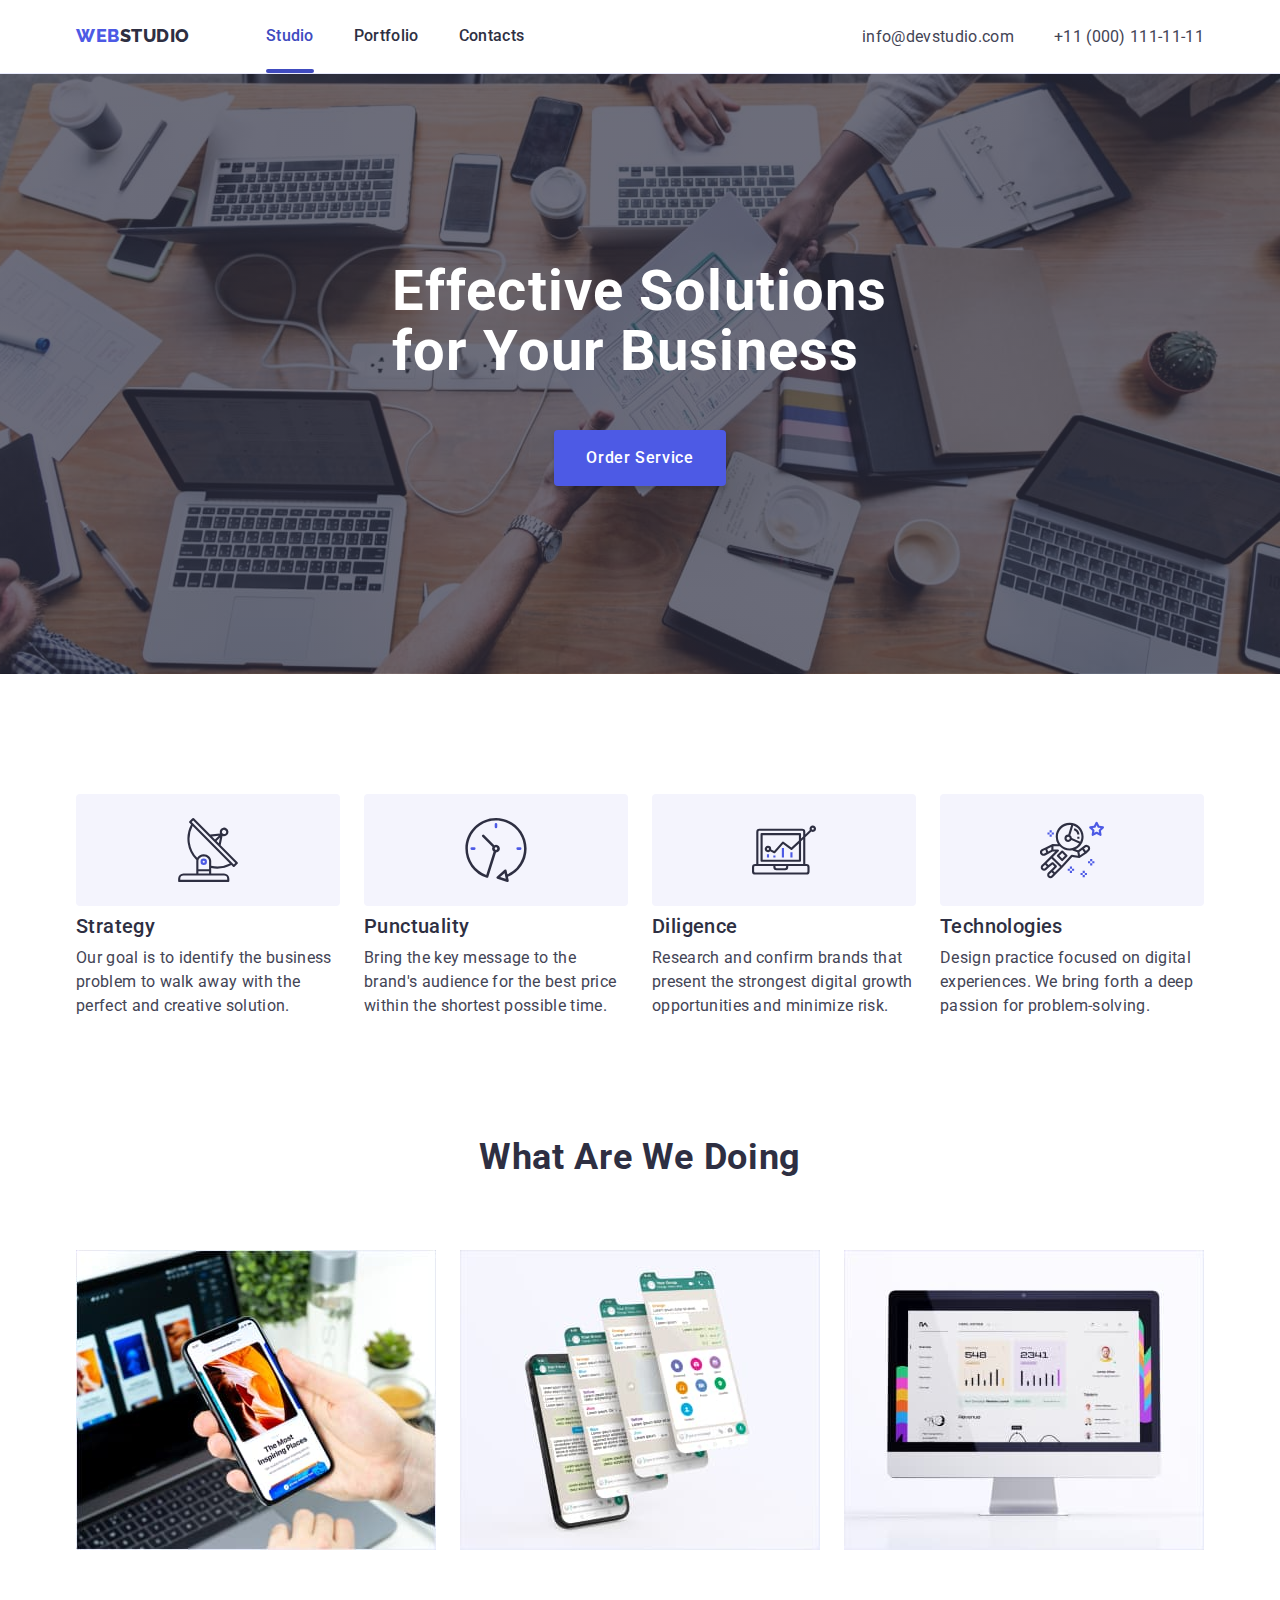
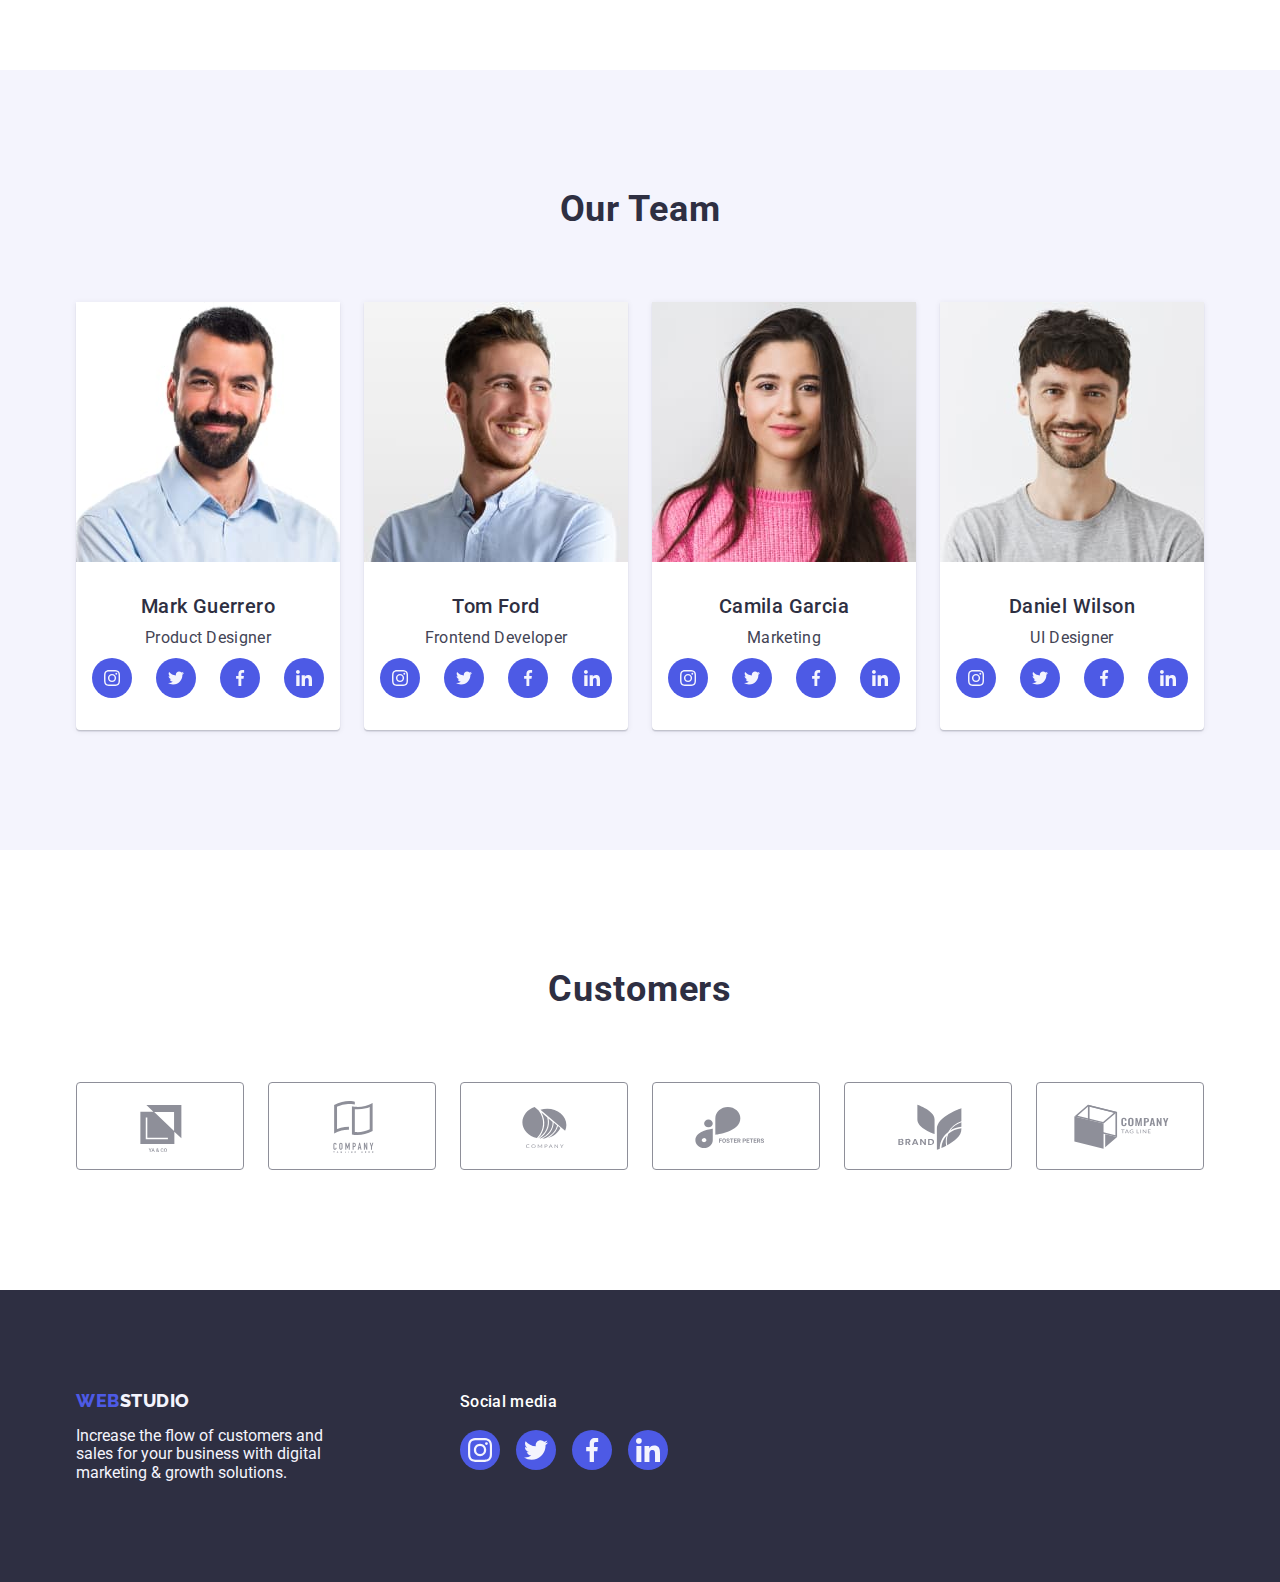
<file: index.html>
<!DOCTYPE html>
<html lang="en">
  <head>
    <meta charset="UTF-8" />
    <meta http-equiv="X-UA-Compatible" content="IE=edge" />
    <meta name="viewport" content="width=device-width, initial-scale=1.0" />
    <title>Main page</title>
    <link rel="preconnect" href="https://fonts.googleapis.com" />
    <link rel="preconnect" href="https://fonts.gstatic.com" crossorigin />
    <link
      href="https://fonts.googleapis.com/css2?family=Raleway:wght@800&family=Roboto:wght@400;500;700;900&display=swap"
      rel="stylesheet"
    />
    <link
      rel="stylesheet"
      href="https://cdnjs.cloudflare.com/ajax/libs/modern-normalize/1.1.0/modern-normalize.min.css"
    />
    <link rel="stylesheet" href="./css/styles.css" />
  </head>

  <body>
    <!-- Хедер -->

    <header class="header">
      <div class="container header-container">
        <nav class="nav">
          <a href="./index.html" class="web-logo link"
            >Web<span class="studio-logo">Studio</span></a
          >
          <ul class="list nav-list">
            <li class="item">
              <a href="./index.html" class="nav-link link active">Studio</a>
            </li>
            <li class="item">
              <a href="./portfolio.html" class="nav-link link">Portfolio</a>
            </li>
            <li class="item">
              <a href="" class="nav-link link">Contacts</a>
            </li>
          </ul>
        </nav>
        <address class="contacts">
          <ul class="list contact-list">
            <li class="item">
              <a href="mailto:info@devstudio.com" class="contact link"
                >info@devstudio.com</a
              >
            </li>
            <li class="item">
              <a href="tel:+110001111111" class="contact link"
                >+11 (000) 111-11-11</a
              >
            </li>
          </ul>
        </address>
      </div>
    </header>

    <!-- Основний текст сторінки -->

    <main>
      <!-- Секція 1 HERO-->

      <section class="hero">
        <div class="container">
          <h1 class="hero-title">Effective Solutions for Your Business</h1>
          <button type="button" class="button-hero" data-modal-open>
            Order Service
          </button>
        </div>
      </section>

      <!-- Секція 2 FEATURES-->

      <section class="features">
        <div class="container">
          <h2 class="visually-hidden">Оur Аdvantages</h2>
          <ul class="list features-list">
            <li class="features-item">
              <div class="features-box">
                <svg class="features-icon icon" width="64" height="64">
                  <use href="./images/icons.svg#antenna"></use>
                </svg>
              </div>
              <h3 class="title-features">Strategy</h3>
              <p class="text">
                Our goal is to identify the business problem to walk away with
                the perfect and creative solution.
              </p>
            </li>
            <li class="features-item">
              <div class="features-box">
                <svg class="features-icon icon" width="64" height="64">
                  <use href="./images/icons.svg#clock"></use>
                </svg>
              </div>
              <h3 class="title-features">Punctuality</h3>
              <p class="text">
                Bring the key message to the brand's audience for the best price
                within the shortest possible time.
              </p>
            </li>
            <li class="features-item">
              <div class="features-box">
                <svg class="features-icon icon" width="64" height="64">
                  <use href="./images/icons.svg#diagram"></use>
                </svg>
              </div>
              <h3 class="title-features">Diligence</h3>
              <p class="text">
                Research and confirm brands that present the strongest digital
                growth opportunities and minimize risk.
              </p>
            </li>
            <li class="features-item">
              <div class="features-box">
                <svg class="features-icon icon" width="64" height="64">
                  <use href="./images/icons.svg#astronaut"></use>
                </svg>
              </div>
              <h3 class="title-features">Technologies</h3>
              <p class="text">
                Design practice focused on digital experiences. We bring forth a
                deep passion for problem-solving.
              </p>
            </li>
          </ul>
        </div>
      </section>

      <!-- Секція 3 WHAT WE ARE DOING -->

      <section class="galery">
        <div class="container">
          <h2 class="title">What are we doing</h2>
          <ul class="list galery-list">
            <li class="galery-item">
              <img
                src="./images/what-are-we-doing/phone-in-hand.jpg"
                alt="phone-in-hand"
                width="360"
                height="300"
              />
            </li>
            <li class="galery-item">
              <img
                src="./images/what-are-we-doing/phone-with-tabs.jpg"
                alt="phone-with-tabs"
                width="360"
                height="300"
              />
            </li>
            <li class="galery-item">
              <img
                src="./images/what-are-we-doing/monitor.jpg"
                alt="monitor"
                width="360"
                height="300"
              />
            </li>
          </ul>
        </div>
      </section>

      <!-- Секція 4 OUR TEAM-->

      <section class="cards">
        <div class="container">
          <h2 class="title">Our Team</h2>
          <ul class="list card-list">
            <li class="card">
              <img
                src="./images/our-team/mark-guerrero.jpg"
                alt="Product Designer"
                width="264"
                height="260"
              />
              <div class="descruption-card">
                <h3 class="title-features">Mark Guerrero</h3>
                <p class="card-text text">Product Designer</p>
                <ul class="social-list list">
                  <li class="social-item item">
                    <a
                      class="social-link link"
                      href=""
                      target="_blank"
                      rel="noopener noreferrer"
                      aria-label="Instagram-icon"
                    >
                      <svg class="social-icon icon" width="16" height="16">
                        <use href="./images/icons.svg#instagram"></use>
                      </svg>
                    </a>
                  </li>
                  <li class="social-item item">
                    <a
                      class="social-link link"
                      href=""
                      target="_blank"
                      rel="noopener noreferrer"
                      aria-label="Twitter-icon"
                    >
                      <svg class="social-icon icon" width="16" height="16">
                        <use href="./images/icons.svg#twitter"></use>
                      </svg>
                    </a>
                  </li>
                  <li class="social-item item">
                    <a
                      class="social-link link"
                      href=""
                      target="_blank"
                      rel="noopener noreferrer"
                      aria-label="Facebook-icon"
                    >
                      <svg class="social-icon icon" width="16" height="16">
                        <use href="./images/icons.svg#facebook"></use>
                      </svg>
                    </a>
                  </li>
                  <li class="social-item item">
                    <a
                      class="social-link link"
                      href=""
                      target="_blank"
                      rel="noopener noreferrer"
                      aria-label="Linkedin-icon"
                    >
                      <svg class="social-icon icon" width="16" height="16">
                        <use href="./images/icons.svg#linkedin"></use>
                      </svg>
                    </a>
                  </li>
                </ul>
              </div>
            </li>
            <li class="card">
              <img
                src="./images/our-team/tom-ford.jpg"
                alt="Frontend Developer"
                width="264"
                height="260"
              />
              <div class="descruption-card">
                <h3 class="title-features">Tom Ford</h3>
                <p class="card-text text">Frontend Developer</p>
                <ul class="social-list list">
                  <li class="social-item item">
                    <a
                      class="social-link link"
                      href=""
                      target="_blank"
                      rel="noopener noreferrer"
                      aria-label="Instagram-icon"
                    >
                      <svg class="social-icon icon" width="16" height="16">
                        <use href="./images/icons.svg#instagram"></use>
                      </svg>
                    </a>
                  </li>
                  <li class="social-item item">
                    <a
                      class="social-link link"
                      href=""
                      target="_blank"
                      rel="noopener noreferrer"
                      aria-label="Twitter-icon"
                    >
                      <svg class="social-icon icon" width="16" height="16">
                        <use href="./images/icons.svg#twitter"></use>
                      </svg>
                    </a>
                  </li>
                  <li class="social-item item">
                    <a
                      class="social-link link"
                      href=""
                      target="_blank"
                      rel="noopener noreferrer"
                      aria-label="Facebook-icon"
                    >
                      <svg class="social-icon icon" width="16" height="16">
                        <use href="./images/icons.svg#facebook"></use>
                      </svg>
                    </a>
                  </li>
                  <li class="social-item item">
                    <a
                      class="social-link link"
                      href=""
                      target="_blank"
                      rel="noopener noreferrer"
                      aria-label="Linkedin-icon"
                    >
                      <svg class="social-icon icon" width="16" height="16">
                        <use href="./images/icons.svg#linkedin"></use>
                      </svg>
                    </a>
                  </li>
                </ul>
              </div>
            </li>
            <li class="card">
              <img
                src="./images/our-team/camila-garcia.jpg"
                alt="Marketing"
                width="264"
                height="260"
              />
              <div class="descruption-card">
                <h3 class="title-features">Camila Garcia</h3>
                <p class="card-text text">Marketing</p>
                <ul class="social-list list">
                  <li class="social-item item">
                    <a
                      class="social-link link"
                      href=""
                      target="_blank"
                      rel="noopener noreferrer"
                      aria-label="Instagram-icon"
                    >
                      <svg class="social-icon icon" width="16" height="16">
                        <use href="./images/icons.svg#instagram"></use>
                      </svg>
                    </a>
                  </li>
                  <li class="social-item item">
                    <a
                      class="social-link link"
                      href=""
                      target="_blank"
                      rel="noopener noreferrer"
                      aria-label="Twitter-icon"
                    >
                      <svg class="social-icon icon" width="16" height="16">
                        <use href="./images/icons.svg#twitter"></use>
                      </svg>
                    </a>
                  </li>
                  <li class="social-item item">
                    <a
                      class="social-link link"
                      href=""
                      target="_blank"
                      rel="noopener noreferrer"
                      aria-label="Facebook-icon"
                    >
                      <svg class="social-icon icon" width="16" height="16">
                        <use href="./images/icons.svg#facebook"></use>
                      </svg>
                    </a>
                  </li>
                  <li class="social-item item">
                    <a
                      class="social-link link"
                      href=""
                      target="_blank"
                      rel="noopener noreferrer"
                      aria-label="Linkedin-icon"
                    >
                      <svg class="social-icon icon" width="16" height="16">
                        <use href="./images/icons.svg#linkedin"></use>
                      </svg>
                    </a>
                  </li>
                </ul>
              </div>
            </li>
            <li class="card">
              <img
                src="./images/our-team/daniel-wilson.jpg"
                alt="UI Designer"
                width="264"
                height="260"
              />
              <div class="descruption-card">
                <h3 class="title-features">Daniel Wilson</h3>
                <p class="card-text text">UI Designer</p>
                <ul class="social-list list">
                  <li class="social-item item">
                    <a
                      class="social-link link"
                      href=""
                      target="_blank"
                      rel="noopener noreferrer"
                      aria-label="Instagram-icon"
                    >
                      <svg class="social-icon icon" width="16" height="16">
                        <use href="./images/icons.svg#instagram"></use>
                      </svg>
                    </a>
                  </li>
                  <li class="social-item item">
                    <a
                      class="social-link link"
                      href=""
                      target="_blank"
                      rel="noopener noreferrer"
                      aria-label="Twitter-icon"
                    >
                      <svg class="social-icon icon" width="16" height="16">
                        <use href="./images/icons.svg#twitter"></use>
                      </svg>
                    </a>
                  </li>
                  <li class="social-item item">
                    <a
                      class="social-link link"
                      href=""
                      target="_blank"
                      rel="noopener noreferrer"
                      aria-label="Facebook-icon"
                    >
                      <svg class="social-icon icon" width="16" height="16">
                        <use href="./images/icons.svg#facebook"></use>
                      </svg>
                    </a>
                  </li>
                  <li class="social-item item">
                    <a
                      class="social-link link"
                      href=""
                      target="_blank"
                      rel="noopener noreferrer"
                      aria-label="Linkedin-icon"
                    >
                      <svg class="social-icon icon" width="16" height="16">
                        <use href="./images/icons.svg#linkedin"></use>
                      </svg>
                    </a>
                  </li>
                </ul>
              </div>
            </li>
          </ul>
        </div>
      </section>

      <!-- Секція 5 CUSTOMERS -->

      <section class="customers">
        <div class="container">
          <h2 class="company-title title">Customers</h2>
          <ul class="company-list list">
            <li class="company-item item">
              <a
                class="company-link link"
                href=""
                target="_blank"
                rel="noopener noreferrer"
                aria-label="Instagram-icon"
              >
                <svg class="company-icon icon" width="104" height="56">
                  <use href="./images/icons.svg#ya-and-co"></use>
                </svg>
              </a>
            </li>
            <li class="company-item item">
              <a
                class="company-link link"
                href=""
                target="_blank"
                rel="noopener noreferrer"
                aria-label="Instagram-icon"
              >
                <svg class="company-icon icon" width="104" height="56">
                  <use href="./images/icons.svg#tagline-here"></use>
                </svg>
              </a>
            </li>
            <li class="company-item item">
              <a
                class="company-link link"
                href=""
                target="_blank"
                rel="noopener noreferrer"
                aria-label="Instagram-icon"
              >
                <svg class="company-icon icon" width="104" height="56">
                  <use href="./images/icons.svg#company"></use>
                </svg>
              </a>
            </li>
            <li class="company-item item">
              <a
                class="company-link link"
                href=""
                target="_blank"
                rel="noopener noreferrer"
                aria-label="Instagram-icon"
              >
                <svg class="company-icon icon" width="104" height="56">
                  <use href="./images/icons.svg#foster-peters"></use>
                </svg>
              </a>
            </li>
            <li class="company-item item">
              <a
                class="company-link link"
                href=""
                target="_blank"
                rel="noopener noreferrer"
                aria-label="Instagram-icon"
              >
                <svg class="company-icon icon" width="104" height="56">
                  <use href="./images/icons.svg#brand"></use>
                </svg>
              </a>
            </li>
            <li class="company-item item">
              <a
                class="company-link link"
                href=""
                target="_blank"
                rel="noopener noreferrer"
                aria-label="Instagram-icon"
              >
                <svg class="company-icon icon" width="104" height="56">
                  <use href="./images/icons.svg#company-tag-line"></use>
                </svg>
              </a>
            </li>
          </ul>
        </div>
      </section>
    </main>

    <!-- Футер -->

    <footer class="footer-element">
      <div class="footer-container container">
        <div class="footer-block">
          <a href="./index.html" class="web-logo link"
            >Web<span class="studio-logo footer-logo">Studio</span>
          </a>
          <p class="text-first-block">
            Increase the flow of customers and sales for your business with
            digital marketing & growth solutions.
          </p>
        </div>
        <div class="social-media">
          <p class="text-second-block">Social media</p>
          <ul class="footer-social social-list list">
            <li class="social-item item">
              <a
                class="footer-social-link social-link link"
                href=""
                target="_blank"
                rel="noopener noreferrer"
                aria-label="Instagram-icon"
              >
                <svg class="social-icon icon" width="24" height="24">
                  <use href="./images/icons.svg#instagram"></use>
                </svg>
              </a>
            </li>
            <li class="social-item item">
              <a
                class="footer-social-link social-link link"
                href=""
                target="_blank"
                rel="noopener noreferrer"
                aria-label="Twitter-icon"
              >
                <svg class="social-icon icon" width="24" height="24">
                  <use href="./images/icons.svg#twitter"></use>
                </svg>
              </a>
            </li>
            <li class="social-item item">
              <a
                class="footer-social-link social-link link"
                href=""
                target="_blank"
                rel="noopener noreferrer"
                aria-label="Facebook-icon"
              >
                <svg class="social-icon icon" width="24" height="24">
                  <use href="./images/icons.svg#facebook"></use>
                </svg>
              </a>
            </li>
            <li class="social-item item">
              <a
                class="footer-social-link social-link link"
                href=""
                target="_blank"
                rel="noopener noreferrer"
                aria-label="Linkedin-icon"
              >
                <svg class="social-icon icon" width="24" height="24">
                  <use href="./images/icons.svg#linkedin"></use>
                </svg>
              </a>
            </li>
          </ul>
        </div>
      </div>
    </footer>

    <!-- Модальне вікно -->

    <div class="backdrop is-hidden" data-modal>
      <div class="modal">
        <button class="button-modal" data-modal-close>
          <svg class="modal-icon" width="8" height="8">
            <use href="./images/icons.svg#button-close"></use>
          </svg>
        </button>
      </div>
    </div>

    <!-- JAVA SCRIPT -->

    <script src="./js/modal.js"></script>
  </body>
</html>
</file>
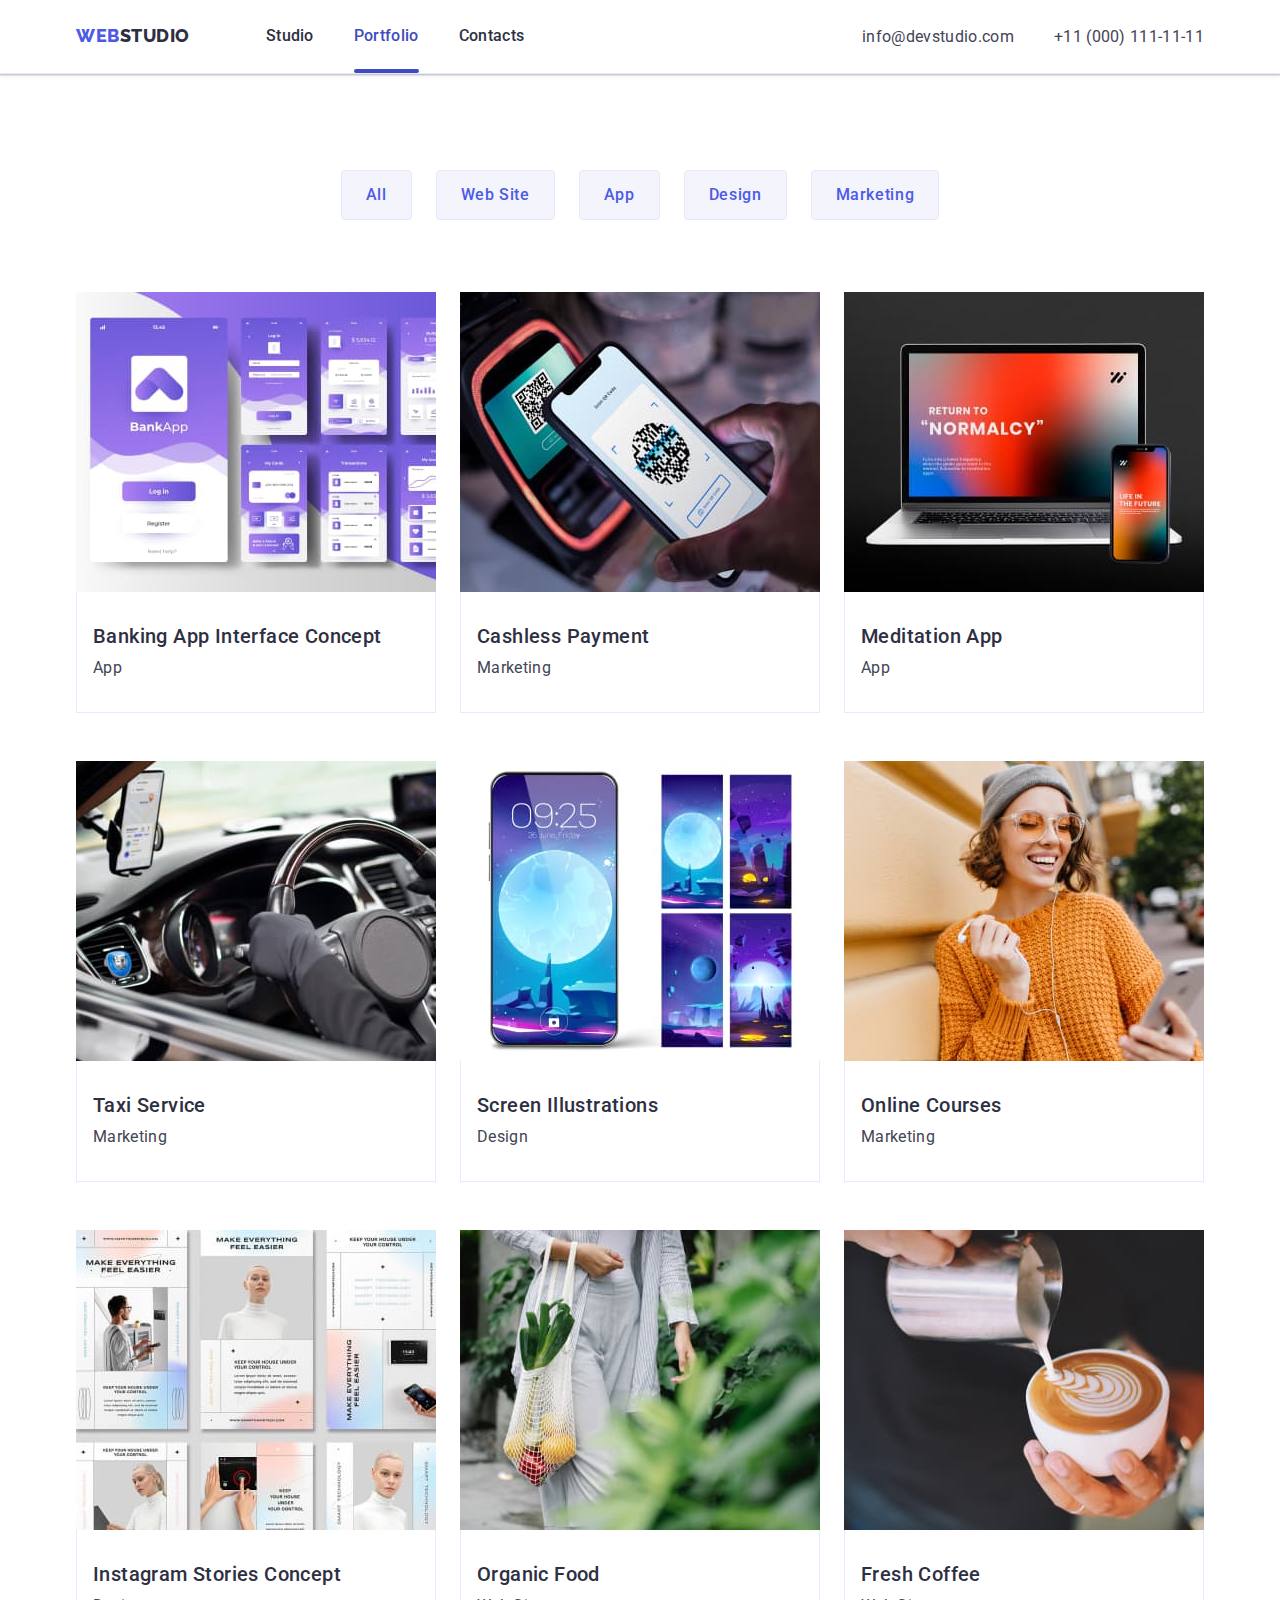
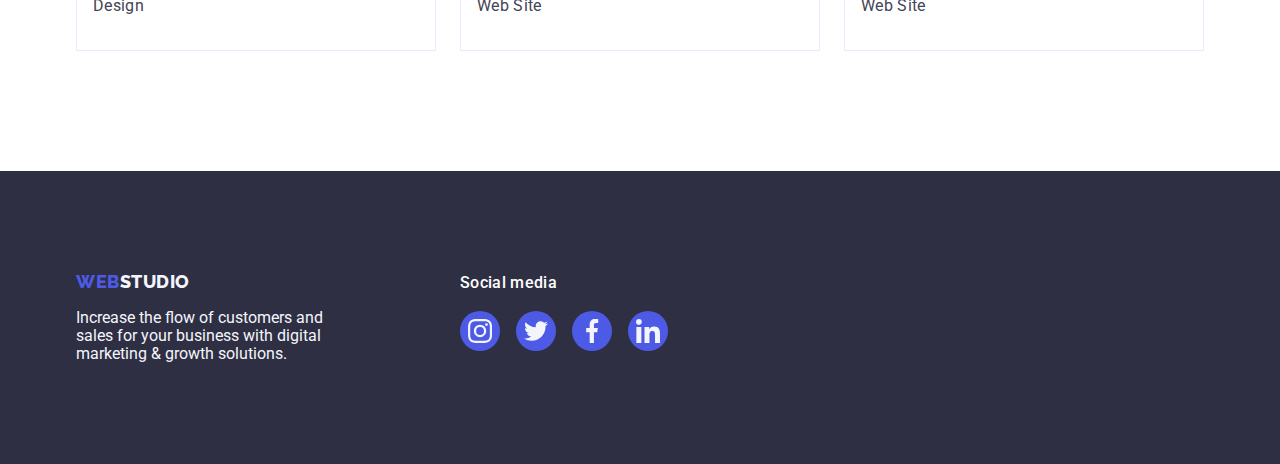
<file: portfolio.html>
<!DOCTYPE html>
<html lang="en">
  <head>
    <meta charset="UTF-8" />
    <meta http-equiv="X-UA-Compatible" content="IE=edge" />
    <meta name="viewport" content="width=device-width, initial-scale=1.0" />
    <title>Portfolio</title>
    <link rel="preconnect" href="https://fonts.googleapis.com" />
    <link rel="preconnect" href="https://fonts.gstatic.com" crossorigin />
    <link
      href="https://fonts.googleapis.com/css2?family=Raleway:wght@800&family=Roboto:wght@400;500;700;900&display=swap"
      rel="stylesheet"
    />
    <link
      rel="stylesheet"
      href="https://cdnjs.cloudflare.com/ajax/libs/modern-normalize/1.1.0/modern-normalize.min.css"
    />
    <link rel="stylesheet" href="./css/styles.css" />
  </head>
  <body>
    <!-- Хедер -->

    <header class="header">
      <div class="container header-container">
        <nav class="nav">
          <a href="./index.html" class="web-logo link"
            >Web<span class="studio-logo">Studio</span></a
          >
          <ul class="list nav-list">
            <li class="item">
              <a href="./index.html" class="nav-link link">Studio</a>
            </li>
            <li class="item">
              <a href="./portfolio.html" class="nav-link link active"
                >Portfolio</a
              >
            </li>
            <li class="item">
              <a href="" class="nav-link link">Contacts</a>
            </li>
          </ul>
        </nav>
        <address class="contacts">
          <ul class="list contact-list">
            <li class="item">
              <a href="mailto:info@devstudio.com" class="contact link"
                >info@devstudio.com</a
              >
            </li>
            <li class="item">
              <a href="tel:+110001111111" class="contact link"
                >+11 (000) 111-11-11</a
              >
            </li>
          </ul>
        </address>
      </div>
    </header>

    <!-- Основний текст сторінки -->

    <main>
      <!-- PORTFOLIO -->

      <section class="portfolio">
        <div class="container">
          <h1 class="visually-hidden">Portfolio</h1>

          <!-- PORTFOLIO BUTTONS -->

          <ul class="list button-list">
            <li class="button-item">
              <button type="button" class="button-portfolio">All</button>
            </li>
            <li class="button-item">
              <button type="button" class="button-portfolio">Web Site</button>
            </li>
            <li class="button-item">
              <button type="button" class="button-portfolio">App</button>
            </li>
            <li class="button-item">
              <button type="button" class="button-portfolio">Design</button>
            </li>
            <li class="button-item">
              <button type="button" class="button-portfolio">Marketing</button>
            </li>
          </ul>

          <!-- PORTFOLIO CARDS -->

          <ul class="list portfolio-list">
            <li class="portfolio-item">
              <a href="" class="portfolio-link link">
                <div class="portfolio-thumb">
                  <img
                    src="./images/portfolio/bank-application.jpg"
                    alt="bank-application"
                    width="360"
                    height="300"
                  />
                  <p class="overlay">
                    14 Stylish and User-Friendly App Design Concepts · Task
                    Manager App · Calorie Tracker App · Exotic Fruit Ecommerce
                    App · Cloud Storage App
                  </p>
                </div>
                <div class="portfolio-descruption">
                  <h2 class="title-features">Banking App Interface Concept</h2>
                  <p class="text">App</p>
                </div>
              </a>
            </li>
            <li class="portfolio-item">
              <a href="" class="portfolio-link link">
                <div class="portfolio-thumb">
                  <img
                    src="./images/portfolio/scaner-phone.jpg"
                    alt="scaner-phone"
                    width="360"
                    height="300"
                  />
                  <p class="overlay">
                    14 Stylish and User-Friendly App Design Concepts · Task
                    Manager App · Calorie Tracker App · Exotic Fruit Ecommerce
                    App · Cloud Storage App
                  </p>
                </div>
                <div class="portfolio-descruption">
                  <h2 class="title-features">Cashless Payment</h2>
                  <p class="text">Marketing</p>
                </div>
              </a>
            </li>
            <li class="portfolio-item">
              <a href="" class="portfolio-link link">
                <div class="portfolio-thumb">
                  <img
                    src="./images/portfolio/macbook-and-phone.jpg"
                    alt="macbook-and-phone"
                    width="360"
                    height="300"
                  />
                  <p class="overlay">
                    14 Stylish and User-Friendly App Design Concepts · Task
                    Manager App · Calorie Tracker App · Exotic Fruit Ecommerce
                    App · Cloud Storage App
                  </p>
                </div>
                <div class="portfolio-descruption">
                  <h2 class="title-features">Meditation App</h2>
                  <p class="text">App</p>
                </div>
              </a>
            </li>
            <li class="portfolio-item">
              <a href="" class="portfolio-link link">
                <div class="portfolio-thumb">
                  <img
                    src="./images/portfolio/inside-car.jpg"
                    alt="inside-car"
                    width="360"
                    height="300"
                  />
                  <p class="overlay">
                    14 Stylish and User-Friendly App Design Concepts · Task
                    Manager App · Calorie Tracker App · Exotic Fruit Ecommerce
                    App · Cloud Storage App
                  </p>
                </div>
                <div class="portfolio-descruption">
                  <h2 class="title-features">Taxi Service</h2>
                  <p class="text">Marketing</p>
                </div>
              </a>
            </li>
            <li class="portfolio-item">
              <a href="" class="portfolio-link link">
                <div class="portfolio-thumb">
                  <img
                    src="./images/portfolio/phones-wallpaper.jpg"
                    alt="phones-wallpaper"
                    width="360"
                    height="300"
                  />
                  <p class="overlay">
                    14 Stylish and User-Friendly App Design Concepts · Task
                    Manager App · Calorie Tracker App · Exotic Fruit Ecommerce
                    App · Cloud Storage App
                  </p>
                </div>
                <div class="portfolio-descruption">
                  <h2 class="title-features">Screen Illustrations</h2>
                  <p class="text">Design</p>
                </div>
              </a>
            </li>
            <li class="portfolio-item">
              <a href="" class="portfolio-link link">
                <div class="portfolio-thumb">
                  <img
                    src="./images/portfolio/girl-is-smile.jpg"
                    alt="girl-is-smile"
                    width="360"
                    height="300"
                  />
                  <p class="overlay">
                    14 Stylish and User-Friendly App Design Concepts · Task
                    Manager App · Calorie Tracker App · Exotic Fruit Ecommerce
                    App · Cloud Storage App
                  </p>
                </div>
                <div class="portfolio-descruption">
                  <h2 class="title-features">Online Courses</h2>
                  <p class="text">Marketing</p>
                </div>
              </a>
            </li>
            <li class="portfolio-item">
              <a href="" class="portfolio-link link">
                <div class="portfolio-thumb">
                  <img
                    src="./images/portfolio/colage.jpg"
                    alt="colage"
                    width="360"
                    height="300"
                  />
                  <p class="overlay">
                    14 Stylish and User-Friendly App Design Concepts · Task
                    Manager App · Calorie Tracker App · Exotic Fruit Ecommerce
                    App · Cloud Storage App
                  </p>
                </div>
                <div class="portfolio-descruption">
                  <h2 class="title-features">Instagram Stories Concept</h2>
                  <p class="text">Design</p>
                </div>
              </a>
            </li>
            <li class="portfolio-item">
              <a href="" class="portfolio-link link">
                <div class="portfolio-thumb">
                  <img
                    src="./images/portfolio/woman-witth-food.jpg"
                    alt="woman-witth-food"
                    width="360"
                    height="300"
                  />
                  <p class="overlay">
                    14 Stylish and User-Friendly App Design Concepts · Task
                    Manager App · Calorie Tracker App · Exotic Fruit Ecommerce
                    App · Cloud Storage App
                  </p>
                </div>
                <div class="portfolio-descruption">
                  <h2 class="title-features">Organic Food</h2>
                  <p class="text">Web Site</p>
                </div>
              </a>
            </li>
            <li class="portfolio-item">
              <a href="" class="portfolio-link link">
                <div class="portfolio-thumb">
                  <img
                    src="./images/portfolio/cappuchino.jpg"
                    alt="cappuchino"
                    width="360"
                    height="300"
                  />
                  <p class="overlay">
                    14 Stylish and User-Friendly App Design Concepts · Task
                    Manager App · Calorie Tracker App · Exotic Fruit Ecommerce
                    App · Cloud Storage App
                  </p>
                </div>
                <div class="portfolio-descruption">
                  <h2 class="title-features">Fresh Coffee</h2>
                  <p class="text">Web Site</p>
                </div>
              </a>
            </li>
          </ul>
        </div>
      </section>
    </main>

    <!-- Футер -->

    <footer class="footer-element">
      <div class="footer-container container">
        <div class="footer-block">
          <a href="./index.html" class="web-logo link"
            >Web<span class="studio-logo footer-logo">Studio</span>
          </a>
          <p class="text-first-block">
            Increase the flow of customers and sales for your business with
            digital marketing & growth solutions.
          </p>
        </div>
        <div class="social-media">
          <p class="text-second-block">Social media</p>
          <ul class="footer-social social-list list">
            <li class="social-item item">
              <a
                class="footer-social-link social-link link"
                href=""
                target="_blank"
                rel="noopener noreferrer"
                aria-label="Instagram-icon"
              >
                <svg class="social-icon icon" width="24" height="24">
                  <use href="./images/icons.svg#instagram"></use>
                </svg>
              </a>
            </li>
            <li class="social-item item">
              <a
                class="footer-social-link social-link link"
                href=""
                target="_blank"
                rel="noopener noreferrer"
                aria-label="Twitter-icon"
              >
                <svg class="social-icon icon" width="24" height="24">
                  <use href="./images/icons.svg#twitter"></use>
                </svg>
              </a>
            </li>
            <li class="social-item item">
              <a
                class="footer-social-link social-link link"
                href=""
                target="_blank"
                rel="noopener noreferrer"
                aria-label="Facebook-icon"
              >
                <svg class="social-icon icon" width="24" height="24">
                  <use href="./images/icons.svg#facebook"></use>
                </svg>
              </a>
            </li>
            <li class="social-item item">
              <a
                class="footer-social-link social-link link"
                href=""
                target="_blank"
                rel="noopener noreferrer"
                aria-label="Linkedin-icon"
              >
                <svg class="social-icon icon" width="24" height="24">
                  <use href="./images/icons.svg#linkedin"></use>
                </svg>
              </a>
            </li>
          </ul>
        </div>
      </div>
    </footer>
  </body>
</html>
</file>
<file: css/styles.css>
:root {
  --primary-bg-color: #ffffff;

  --main-text-color: #434455;

  --dark-accent: #2e2f42;

  --light-accent: #f4f4fd;

  --accent-color: #4d5ae5;

  --hover-focus-color: #404bbf;

  --button-border: #e7e9fc;

  --company-icon: #8e8f99;

  --footer-hover-focus: #31d0aa;

  --modal-backdrop: rgba(46, 47, 66, 0.4);

  --modal-window-background: #fcfcfc;
}

/**
  |============================
  | BODY
  |============================
*/

body {
  font-family: 'Roboto', sans-serif;
  background-color: var(--primary-bg-color);
  color: var(--main-text-color);
}

/**
  |============================
  | CONTAINER
  |============================
*/

.container {
  margin-left: auto;
  margin-right: auto;
  width: 1158px;
  padding: 0 15px;
}
.nav-container {
  border-bottom: 1px solid var(--button-border);
}

/**
  |============================
  | Specification
  |============================
*/

.list {
  list-style-type: none;
  font-style: normal;
  padding: 0;
  margin: 0;
}

h1,
h2,
h3,
h4,
h5,
h6,
p,
ul {
  margin: 0;
}

.link {
  text-decoration: none;
}

img {
  display: block;
}

/**
  |============================
  | HEADER
  |============================
*/

.header {
  border-bottom: 1px solid var(--button-border);
  box-shadow: 0px 2px 1px rgba(46, 47, 66, 0.08),
    0px 1px 1px rgba(46, 47, 66, 0.16), 0px 1px 6px rgba(46, 47, 66, 0.08);
}
.header-container {
  display: flex;
  align-items: baseline;
  justify-content: space-between;
}

.nav {
  display: flex;
  justify-content: space-between;
  align-items: center;
}

/**
  |============================
  | LOGO
  |============================
*/

.web-logo {
  color: var(--accent-color);
  font-family: 'Raleway', sans-serif;
  font-weight: 800;
  font-size: 18px;
  line-height: 1.17;
  letter-spacing: 0.03em;
  text-transform: uppercase;
  margin-right: 76px;
}
.studio-logo {
  color: var(--dark-accent);
  font-family: 'Raleway', sans-serif;
  font-weight: 800;
  font-size: 18px;
  line-height: 1.17;
  letter-spacing: 0.03em;
  text-transform: uppercase;
}

/**
  |============================
  | NAVIGATION
  |============================
*/

.nav-link {
  display: block;
  padding-top: 24px;
  padding-bottom: 24px;

  color: var(--dark-accent);
  font-family: 'Roboto', sans-serif;
  font-weight: 500;
  font-size: 16px;
  line-height: 1.5;
  letter-spacing: 0.02em;
  transition: color 250ms cubic-bezier(0.4, 0, 0.2, 1);
}
.nav-link:hover,
.nav-link:focus {
  color: var(--hover-focus-color);
}

.nav-link::after {
  content: '';

  position: absolute;
  bottom: -1px;
  left: 0;

  display: block;
  width: 100%;
  height: 4px;

  border-radius: 2px;
}

.nav-link.active::after {
  background: var(--hover-focus-color);
}
.nav-link.active {
  position: relative;
  color: var(--hover-focus-color);
}
.nav-list {
  display: flex;
}
.nav-list > .item {
  position: relative;
  margin-right: 40px;
}
.nav-list > .item:last-child {
  margin-right: 0;
}

/**
  |============================
  | ADDRESS
  |============================
*/

address {
  font-style: normal;
}
.contact {
  display: block;
  padding-top: 24px;
  padding-bottom: 24px;

  color: var(--main-text-color);
  font-weight: 400;
  font-size: 16px;
  line-height: 1.5;
  letter-spacing: 0.02em;
  transition: color 250ms cubic-bezier(0.4, 0, 0.2, 1);
}
.contact:hover,
.contact:focus {
  color: var(--hover-focus-color);
}

.contact-list {
  display: flex;
}
.contact-list > .item {
  margin-right: 40px;
}

.contact-list > .item:last-child {
  margin-right: 0;
}

/**
  |============================
  | SECTION 1 - HERO
  |============================
*/

.hero {
  max-width: 1440px;
  margin-right: auto;
  margin-left: auto;
  padding: 188px 0;

  background-color: var(--dark-accent);
  background-image: linear-gradient(
      rgba(46, 47, 66, 0.7),
      rgba(46, 47, 66, 0.7)
    ),
    url(../images/header/people-office.jpg);
  background-repeat: no-repeat;
  background-size: cover;
  background-position: center;
}
.hero-title {
  font-weight: 700;
  font-size: 56px;
  line-height: 1.07;
  letter-spacing: 0.02em;
  max-width: 496px;
  margin-bottom: 48px;
  color: var(--primary-bg-color);
  margin-left: auto;
  margin-right: auto;
}

/**
  |============================
  | BUTTON HERO
  |============================
*/

.button-hero {
  display: block;
  min-width: 169px;
  margin-left: auto;
  margin-right: auto;
  padding: 16px 32px;
  border-radius: 4px;
  border: 0;

  font-family: 'Roboto', sans-serif;
  font-weight: 500;
  font-size: 16px;
  line-height: 1.5;
  letter-spacing: 0.04em;

  color: var(--primary-bg-color);
  background-color: var(--accent-color);
  box-shadow: 0px 4px 4px rgba(0, 0, 0, 0.15);

  cursor: pointer;

  transition: background-color 250ms cubic-bezier(0.4, 0, 0.2, 1);
}
.button-hero:hover,
.button-hero:focus {
  background-color: var(--hover-focus-color);
}

/**
  |============================
  | SECTION 2 - FEATURES
  |============================
*/

.features {
  padding-top: 120px;
  padding-bottom: 120px;
}
.features-list {
  display: flex;
  gap: 24px;
}
.features-item {
  width: calc((100% - 3 * 24px) / 4);
}
.features-box {
  height: 112px;
  display: flex;
  justify-content: center;
  align-items: center;
  background-color: var(--light-accent);
  border-radius: 4px;
  margin-bottom: 8px;
}

.title-features {
  margin-bottom: 8px;
  color: var(--dark-accent);
  font-weight: 500;
  font-size: 20px;
  line-height: 1.2;
  letter-spacing: 0.02em;
}
.text {
  color: var(--main-text-color);
  font-weight: 400;
  font-size: 16px;
  line-height: 1.5;
  letter-spacing: 0.02em;
}

/**
  |============================
  | SECTION 3 WHAT WE ARE DOING
  |============================
*/

.galery {
  padding-bottom: 120px;
}
.galery-list {
  display: flex;
  gap: 24px;
}
.galery-item {
  width: calc(100% - 3 * 16px) / 3;
}
.title {
  margin-bottom: 72px;
  color: var(--dark-accent);
  font-weight: 700;
  font-size: 36px;
  line-height: 1.11;
  text-align: center;
  letter-spacing: 0.02em;
  text-transform: capitalize;
}
.company-title {
  line-height: 1.1;
}
/**
  |============================
  | SECTION 4
  |============================
*/

.cards {
  background-color: var(--light-accent);
  padding-top: 120px;
  padding-bottom: 120px;
}
.card {
  display: block;
  background-color: var(--primary-bg-color);
  box-shadow: 0px 1px 6px rgba(46, 47, 66, 0.08),
    0px 1px 1px rgba(46, 47, 66, 0.16), 0px 2px 1px rgba(46, 47, 66, 0.08);
  border-radius: 0px 0px 4px 4px;
}
.descruption-card {
  text-align: center;
  padding: 32px 0;
}
.card-list {
  display: flex;
  gap: 24px;
}
.card {
  width: calc((100%-72px) / 4);
}
.card-text {
  margin-bottom: 8px;
}

/**
  |============================
  | SECTION 5 CUSTOMERS
  |============================
*/

.customers {
  background-color: var(--primary-bg-color);
  padding-top: 120px;
  padding-bottom: 120px;
}
.company-list {
  display: flex;
  align-items: center;
  justify-content: center;
  gap: 24px;
}

.company-item {
  width: 168px;
  height: 88px;
}

.company-link {
  width: 100%;
  height: 100%;
  display: flex;
  align-items: center;
  justify-content: center;
  border: 1px solid;
  border-color: var(--company-icon);
  fill: var(--company-icon);
  color: var(--company-icon);
  border-radius: 4px;

  transition: border-color 250ms cubic-bezier(0.4, 0, 0.2, 1),
    color 250ms cubic-bezier(0.4, 0, 0.2, 1);
}
.company-link:hover,
.company-link:focus {
  fill: var(--hover-focus-color);
  border-color: var(--hover-focus-color);
  color: var(--hover-focus-color);
}

/**
  |============================
  | FOOTER
  |============================
*/

.footer-container {
  display: flex;
  align-items: baseline;
}
.footer-element {
  background-color: var(--dark-accent);
  color: var(--light-accent);
  padding-top: 100px;
  padding-bottom: 100px;
}
.footer-logo {
  color: var(--light-accent);
  text-transform: uppercase;
}
.footer-block {
  max-width: 264px;
  margin-right: 120px;
}
.footer-block > .link {
  display: inline-block;
  margin-bottom: 16px;
}
.text-second-block {
  margin-bottom: 16px;
  color: var(--primary-bg-color);
  font-family: 'Roboto', sans-serif;
  font-weight: 500;
  font-size: 16px;
  line-height: 1.5;
  letter-spacing: 0.02em;
}

/**
  |============================
  | SOCIAL LINK ICON
  |============================
*/
.social-list {
  display: flex;
  justify-content: center;
  align-items: center;
  gap: 24px;
}
.social-item {
  width: 40px;
  height: 40px;
}
.social-link {
  display: flex;
  align-items: center;
  justify-content: center;
  width: 100%;
  height: 100%;

  background-color: var(--accent-color);
  border-radius: 50%;

  transition: background-color 250ms cubic-bezier(0.4, 0, 0.2, 1);
}
.social-icon {
  fill: var(--light-accent);
}
.social-link:hover,
.social-link:focus {
  background-color: var(--hover-focus-color);
}
.footer-social-link:hover,
.footer-social-link:focus {
  background-color: var(--footer-hover-focus);
}
.footer-social {
  gap: 16px;
}

/**
  |============================
  | MODAL
  |============================
*/

.backdrop.is-hidden {
  visibility: hidden;
  opacity: 0;
  pointer-events: none;
}
.backdrop {
  position: fixed;
  left: 0px;
  top: 0px;
  width: 100%;
  height: 100%;
  background: rgba(46, 47, 66, 0.4);

  transition: opacity 250ms cubic-bezier(0.4, 0, 0.2, 1),
    visibility 250ms cubic-bezier(0.4, 0, 0.2, 1);
}
.modal {
  position: absolute;
  left: 50%;
  top: 50%;
  width: 408px;
  min-height: 576px;
  transform: translate(-50%, -50%) scale(1);

  background-color: var(--modal-window-background);
  box-shadow: 0px 1px 1px rgba(0, 0, 0, 0.14), 0px 1px 3px rgba(0, 0, 0, 0.12),
    0px 2px 1px rgba(0, 0, 0, 0.2);
  border-radius: 4px;

  transition: transform 250ms cubic-bezier(0.4, 0, 0.2, 1);
}
.button-modal {
  position: absolute;
  top: 24px;
  right: 24px;

  display: flex;
  align-items: center;
  justify-content: center;
  width: 24px;
  height: 24px;
  padding: 0;

  border-radius: 50%;
  background: var(--button-border);
  border: 1px solid rgba(0, 0, 0, 0.1);
  fill: var(--dark-accent);
  cursor: pointer;
  transition: background-color 250ms cubic-bezier(0.4, 0, 0.2, 1),
    border 250ms cubic-bezier(0.4, 0, 0.2, 1);
}
.button-modal:hover,
.button-modal:focus {
  border: none;
  background-color: var(--hover-focus-color);
  fill: var(--primary-bg-color);
}
.modal-icon {
  transition: fill 250ms cubic-bezier(0.4, 0, 0.2, 1);
}

/**
  |============================
  | PORTFOLIO
  |============================
*/

.portfolio {
  padding-top: 96px;
  padding-bottom: 120px;
}

.button-portfolio {
  display: inline-block;

  color: var(--accent-color);
  background-color: var(--light-accent);
  font-family: 'Roboto', sans-serif;
  font-weight: 500;
  font-size: 16px;
  line-height: 1.5;
  letter-spacing: 0.04em;

  border: 1px solid;
  border-color: var(--button-border);
  border-radius: 4px;
  padding: 12px 24px;
  cursor: pointer;
  transition: background-color 250ms cubic-bezier(0.4, 0, 0.2, 1),
    color 250ms cubic-bezier(0.4, 0, 0.2, 1),
    box-shadow 250ms cubic-bezier(0.4, 0, 0.2, 1),
    border-color 250ms cubic-bezier(0.4, 0, 0.2, 1);
}
.button-portfolio:hover,
.button-portfolio:focus {
  color: var(--primary-bg-color);
  background-color: var(--hover-focus-color);
  box-shadow: 0px 3px 1px rgba(0, 0, 0, 0.1), 0px 2px 1px rgba(0, 0, 0, 0.08),
    0px 2px 2px rgba(0, 0, 0, 0.12);
  border: 1px solid transparent;
}

.button-list {
  display: flex;
  gap: 24px;
  justify-content: center;
  margin-bottom: 72px;
}

.portfolio-list {
  display: flex;
  flex-wrap: wrap;
  row-gap: 48px;
  column-gap: 24px;
  justify-content: center;
}
.portfolio-item > .link {
  width: calc((100% - 48px) / 3);
}
.portfolio-descruption {
  min-width: 360px;
  border: 1px solid var(--button-border);
  border-top: none;
  padding-top: 32px;
  padding-right: 16px;
  padding-bottom: 32px;
  padding-left: 16px;
}
.portfolio-link {
  display: block;
  min-width: 360px;

  transition: box-shadow 250ms cubic-bezier(0.4, 0, 0.2, 1);
}
.portfolio-link:hover,
.portfolio-link:focus {
  box-shadow: 0px 1px 6px rgba(46, 47, 66, 0.08),
    0px 1px 1px rgba(46, 47, 66, 0.16), 0px 2px 1px rgba(46, 47, 66, 0.08);
}
.portfolio-thumb {
  position: relative;
  overflow: hidden;
}
.portfolio-link:hover .overlay,
.portfolio-link:focus .overlay {
  transform: translatey(0);
}

/* OVERLAY */

.overlay {
  position: absolute;
  top: 0;
  left: 0;

  width: 100%;
  height: 100%;

  padding: 40px 32px;
  font-size: 16px;
  line-height: 1.5;
  letter-spacing: 0.02em;

  color: var(--light-accent);
  background-color: var(--accent-color);

  transform: translatey(100%);
  transition: transform 250ms cubic-bezier(0.4, 0, 0.2, 1);
}

/**
  |============================
  | VISUALLY-HIDDEN
  |============================
*/
.visually-hidden {
  position: absolute;
  white-space: nowrap;
  width: 1px;
  height: 1px;
  overflow: hidden;
  border: 0;
  padding: 0;
  clip: rect(0 0 0 0);
  clip-path: inset(100%);
  margin: -1px;
}
</file>
